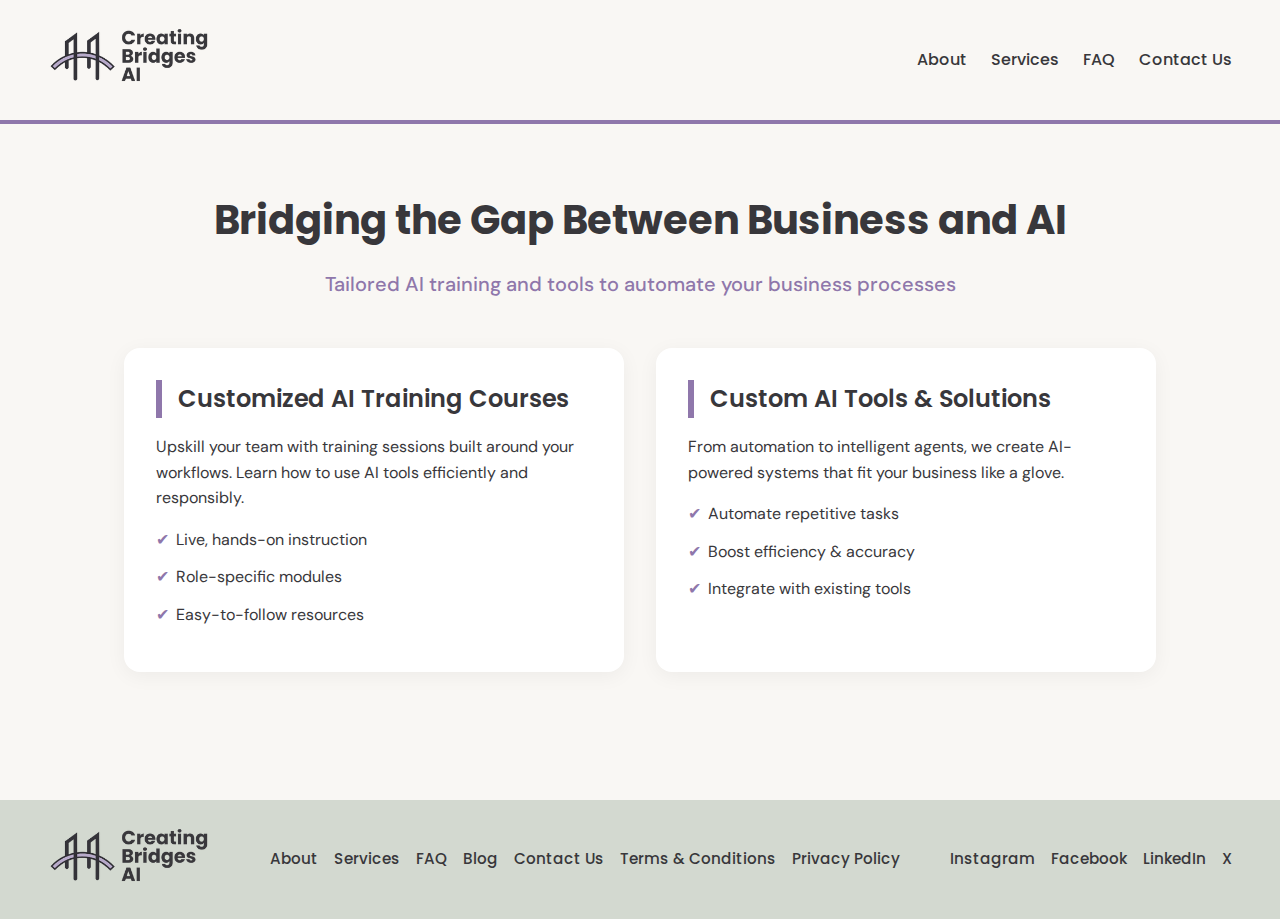
<file: index.html>
<!DOCTYPE html>
<html lang="en">
<head>
  <meta charset="UTF-8" />
  <meta name="viewport" content="width=device-width, initial-scale=1.0" />
  <title>Creating Bridges AI | Custom AI Solutions & Training</title>
  <meta name="description" content="Creating Bridges AI provides customized AI training and tools designed to optimize business processes, automate tasks, and improve efficiency.">
  <link rel="stylesheet" href="styles.css" />
  <link href="https://fonts.googleapis.com/css2?family=DM+Sans:wght@400;500&family=Poppins:wght@600;700&display=swap" rel="stylesheet">
</head>

<body>

  <!-- Header -->
  <header>
    <div class="nav-container">
      <div class="logo">
        <img src="Primary Logo-Website Header.png" alt="Creating Bridges AI Logo">
      </div>
      <nav>
        <ul>
          <li><a href="#">About</a></li>
          <li><a href="#">Services</a></li>
          <li><a href="#">FAQ</a></li>
          <li><a href="#">Contact Us</a></li>
        </ul>
      </nav>
    </div>
  </header>

  <!-- Main Content -->
  <main>
    <h1>Bridging the Gap Between Business and AI</h1>
    <h2 class="subheading">Tailored AI training and tools to automate your business processes</h2>

    <div class="card-grid">
      <!-- Left Card -->
      <div class="card">
        <div class="card-title">Customized AI Training Courses</div>
        <p>Upskill your team with training sessions built around your workflows. Learn how to use AI tools efficiently and responsibly.</p>
        <ul>
          <li>Live, hands-on instruction</li>
          <li>Role-specific modules</li>
          <li>Easy-to-follow resources</li>
        </ul>
      </div>

      <!-- Right Card -->
      <div class="card">
        <div class="card-title">Custom AI Tools & Solutions</div>
        <p>From automation to intelligent agents, we create AI-powered systems that fit your business like a glove.</p>
        <ul>
          <li>Automate repetitive tasks</li>
          <li>Boost efficiency & accuracy</li>
          <li>Integrate with existing tools</li>
        </ul>
      </div>
    </div>
  </main>

  <!-- Footer -->
  <footer>
    <div class="footer-container">
      <div class="footer-logo">
        <img src="Primary Logo-Website Header.png" alt="Creating Bridges AI Logo">
      </div>
      <div class="footer-links">
        <a href="#">About</a>
        <a href="#">Services</a>
        <a href="#">FAQ</a>
        <a href="#">Blog</a>
        <a href="#">Contact Us</a>
        <a href="#">Terms & Conditions</a>
        <a href="#">Privacy Policy</a>
      </div>
      <div class="social-icons">
        <a href="#">Instagram</a>
        <a href="#">Facebook</a>
        <a href="#">LinkedIn</a>
        <a href="#">X</a>
      </div>
    </div>
  </footer>

</body>
</html>
</file>
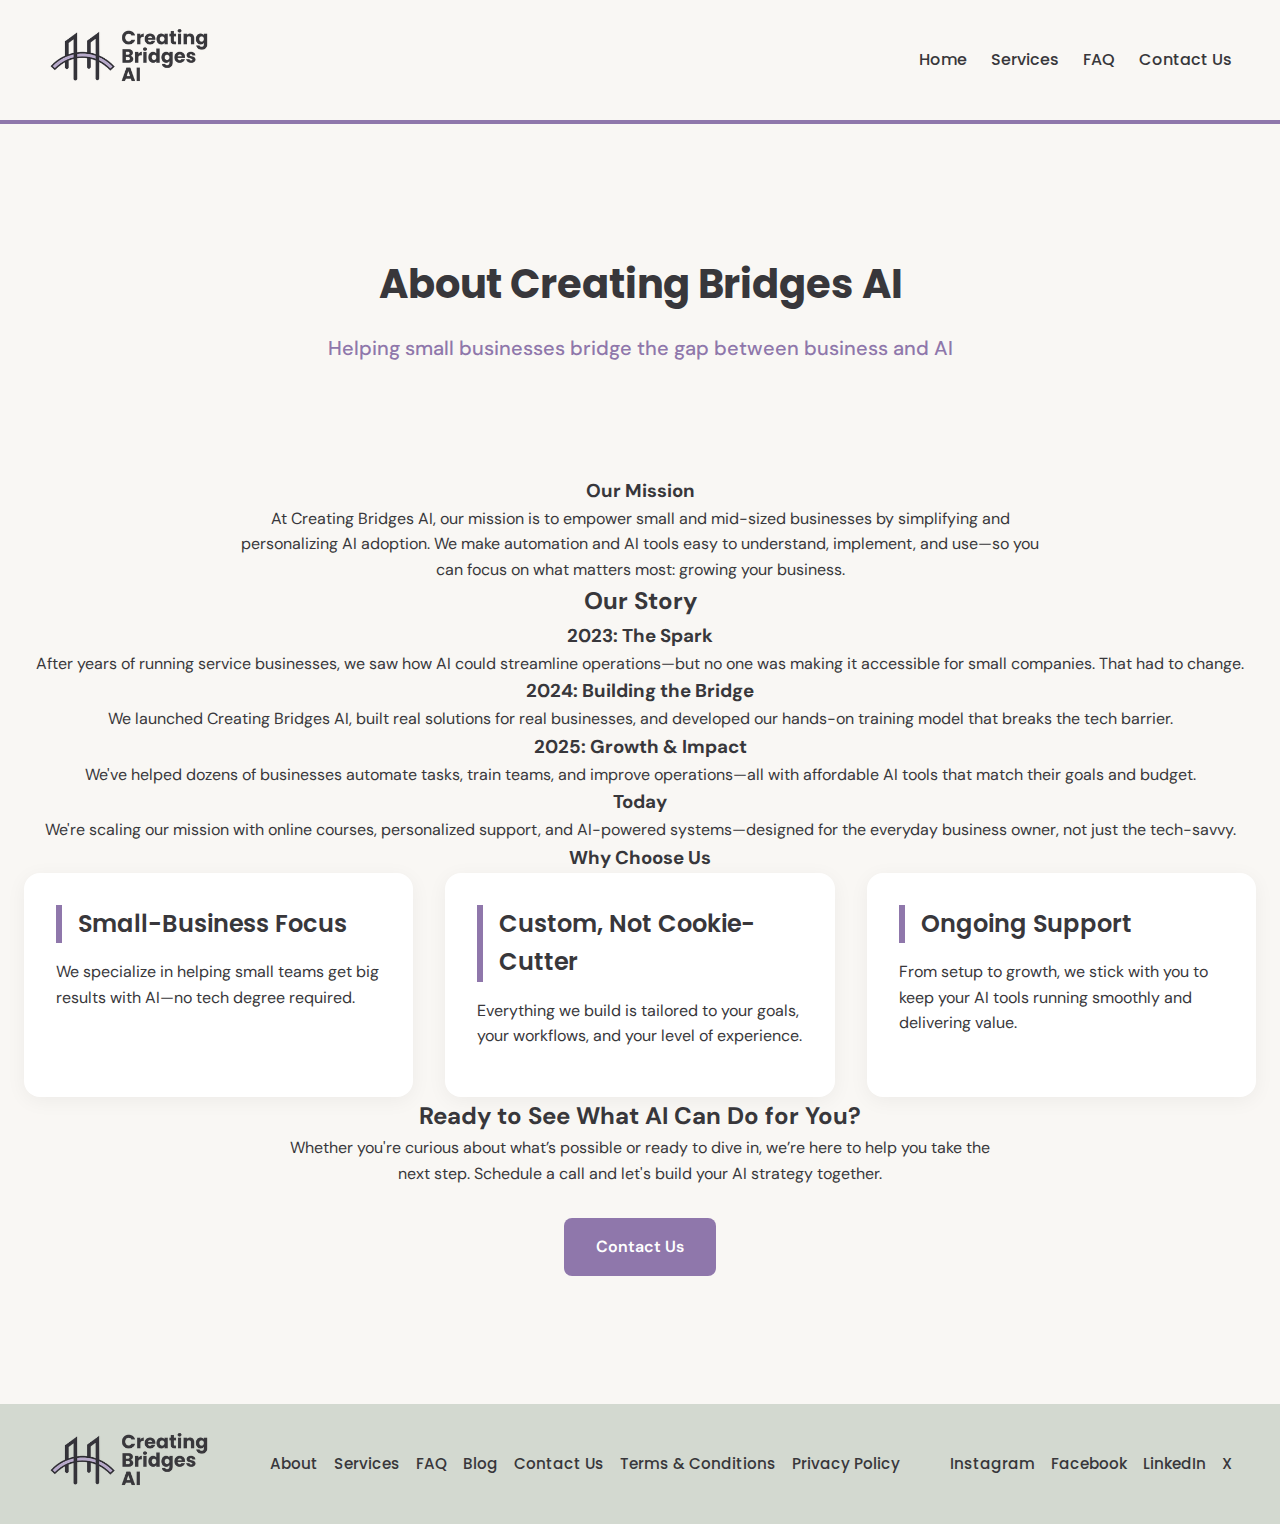
<file: about.html>
<!DOCTYPE html>
<html lang="en">
<head>
  <meta charset="UTF-8" />
  <meta name="viewport" content="width=device-width, initial-scale=1.0" />
  <title>About Us | Creating Bridges AI</title>
  <meta name="description" content="Learn about our mission, story, and why businesses choose Creating Bridges AI for tailored AI training and tools.">
  <link rel="stylesheet" href="styles.css" />
  <link href="https://fonts.googleapis.com/css2?family=DM+Sans:wght@400;500&family=Poppins:wght@600;700&display=swap" rel="stylesheet">
</head>

<body>
  <!-- Header -->
  <header>
    <div class="nav-container">
      <div class="logo">
        <img src="Primary Logo-Website Header.png" alt="Creating Bridges AI Logo">
      </div>
      <nav>
        <ul>
          <li><a href="index.html">Home</a></li>
          <li><a href="#">Services</a></li>
          <li><a href="#">FAQ</a></li>
          <li><a href="contact.html">Contact Us</a></li>
        </ul>
      </nav>
    </div>
  </header>

  <!-- Main -->
  <main>
    <!-- Page Banner -->
    <section style="padding: 4rem 2rem;">
      <h1>About Creating Bridges AI</h1>
      <h2 class="subheading">Helping small businesses bridge the gap between business and AI</h2>
    </section>

    <!-- Mission Section -->
    <section class="ai-integration-section">
      <div class="ai-integration-container">
        <div class="ai-integration-block">
          <h3>Our Mission</h3>
          <p style="text-align: center; max-width: 800px; margin: 0 auto;">
            At Creating Bridges AI, our mission is to empower small and mid-sized businesses by simplifying and personalizing AI adoption. We make automation and AI tools easy to understand, implement, and use—so you can focus on what matters most: growing your business.
          </p>
        </div>
      </div>
    </section>

    <!-- Story Section -->
    <section class="ai-solutions">
      <h2>Our Story</h2>
      <div class="solution-grid">
        <div class="solution-box">
          <h3>2023: The Spark</h3>
          <p>After years of running service businesses, we saw how AI could streamline operations—but no one was making it accessible for small companies. That had to change.</p>
        </div>
        <div class="solution-box">
          <h3>2024: Building the Bridge</h3>
          <p>We launched Creating Bridges AI, built real solutions for real businesses, and developed our hands-on training model that breaks the tech barrier.</p>
        </div>
        <div class="solution-box">
          <h3>2025: Growth & Impact</h3>
          <p>We've helped dozens of businesses automate tasks, train teams, and improve operations—all with affordable AI tools that match their goals and budget.</p>
        </div>
        <div class="solution-box">
          <h3>Today</h3>
          <p>We're scaling our mission with online courses, personalized support, and AI-powered systems—designed for the everyday business owner, not just the tech-savvy.</p>
        </div>
      </div>
    </section>

    <!-- Why Choose Us Section -->
    <section class="ai-integration-section">
      <div class="ai-integration-container">
        <div class="ai-integration-block">
          <h3>Why Choose Us</h3>
          <div class="card-grid">
            <div class="card">
              <div class="card-title">Small-Business Focus</div>
              <p>We specialize in helping small teams get big results with AI—no tech degree required.</p>
            </div>
            <div class="card">
              <div class="card-title">Custom, Not Cookie-Cutter</div>
              <p>Everything we build is tailored to your goals, your workflows, and your level of experience.</p>
            </div>
            <div class="card">
              <div class="card-title">Ongoing Support</div>
              <p>From setup to growth, we stick with you to keep your AI tools running smoothly and delivering value.</p>
            </div>
          </div>
        </div>
      </div>
    </section>

    <!-- CTA Section -->
    <section class="ai-solutions" style="text-align: center;">
      <h2>Ready to See What AI Can Do for You?</h2>
      <p style="max-width: 700px; margin: 0 auto 2rem;">
        Whether you're curious about what’s possible or ready to dive in, we’re here to help you take the next step. Schedule a call and let's build your AI strategy together.
      </p>
      <a href="contact.html" style="display: inline-block; background-color: var(--primary-accent); color: white; padding: 1rem 2rem; border-radius: 8px; font-weight: 600; text-decoration: none;">
        Contact Us
      </a>
    </section>
  </main>

  <!-- Footer -->
  <footer>
    <div class="footer-container">
      <div class="footer-logo">
        <img src="Primary Logo-Website Header.png" alt="Creating Bridges AI Logo">
      </div>
      <div class="footer-links">
        <a href="about.html">About</a>
        <a href="#">Services</a>
        <a href="#">FAQ</a>
        <a href="#">Blog</a>
        <a href="contact.html">Contact Us</a>
        <a href="#">Terms & Conditions</a>
        <a href="#">Privacy Policy</a>
      </div>
      <div class="social-icons">
        <a href="#">Instagram</a>
        <a href="#">Facebook</a>
        <a href="#">LinkedIn</a>
        <a href="#">X</a>
      </div>
    </div>
  </footer>
</body>
</html>
</file>
<file: styles.css>
:root {
  --bg-color: #f9f7f4;
  --text-color: #38373b;
  --primary-accent: #8f77ab;
  --secondary-accent: #d3d9d0;
}

* {
  margin: 0;
  padding: 0;
  box-sizing: border-box;
}

body {
  font-family: 'DM Sans', sans-serif;
  background-color: var(--bg-color);
  color: var(--text-color);
  line-height: 1.6;
}

/* Header */
header {
  border-bottom: 4px solid var(--primary-accent);
  background-color: var(--bg-color);
}

.nav-container {
  max-width: 1920px;
  margin: 0 auto;
  padding: 1rem 3rem;
  display: flex;
  justify-content: space-between;
  align-items: center;
}

.logo img {
  height: 80px;
}

nav ul {
  list-style: none;
  display: flex;
  gap: 1.5rem;
  font-family: 'Poppins', sans-serif;
}

nav a {
  text-decoration: none;
  color: var(--text-color);
  font-weight: 500;
}

nav a:hover {
  color: var(--primary-accent);
}

/* Main Content */
main {
  max-width: 1400px;
  margin: 0 auto;
  padding: 4rem 1.5rem;
  text-align: center;
}

h1 {
  font-family: 'Poppins', sans-serif;
  font-size: 2.5rem;
  font-weight: 700;
  margin-bottom: 1rem;
}

h2.subheading {
  font-size: 1.25rem;
  font-weight: 500;
  color: var(--primary-accent);
  margin-bottom: 3rem;
}

/* Cards */
.card-grid {
  display: flex;
  flex-wrap: wrap;
  gap: 2rem;
  justify-content: center;
}

.card {
  background-color: white;
  border-radius: 16px;
  box-shadow: 0 4px 20px rgba(0,0,0,0.05);
  padding: 2rem;
  flex: 1 1 350px;
  max-width: 500px;
  text-align: left;
}

.card-title {
  font-family: 'Poppins', sans-serif;
  font-size: 1.5rem;
  font-weight: 600;
  margin-bottom: 1rem;
  border-left: 6px solid var(--primary-accent);
  padding-left: 1rem;
}

.card p {
  margin-bottom: 1rem;
}

.card ul {
  list-style: none;
  padding-left: 0;
}

.card ul li {
  padding-left: 1.25rem;
  position: relative;
  margin-bottom: 0.75rem;
}

.card ul li::before {
  content: '✔';
  position: absolute;
  left: 0;
  color: var(--primary-accent);
}

/* Footer */
footer {
  background-color: var(--secondary-accent);
  padding: 1rem 3rem;
  margin-top: 4rem;
}

.footer-container {
  max-width: 1920px;
  margin: 0 auto;
  display: flex;
  flex-wrap: wrap;
  justify-content: space-between;
  align-items: center;
  gap: 2rem;
}

.footer-logo img {
  height: 80px;
}

.footer-links,
.social-icons {
  display: flex;
  flex-wrap: wrap;
  gap: 1rem;
  font-family: 'Poppins', sans-serif;
}

.footer-links a,
.social-icons a {
  color: var(--text-color);
  text-decoration: none;
  font-weight: 500;
  font-size: 0.95rem;
}

.footer-links a:hover,
.social-icons a:hover {
  color: var(--primary-accent);
}

/* Responsive */
@media (max-width: 768px) {
  .nav-container,
  .footer-container {
    flex-direction: column;
    align-items: center;
  }

  .footer-links,
  .social-icons {
    justify-content: center;
  }

  h1 {
    font-size: 2rem;
  }
}
</file>
